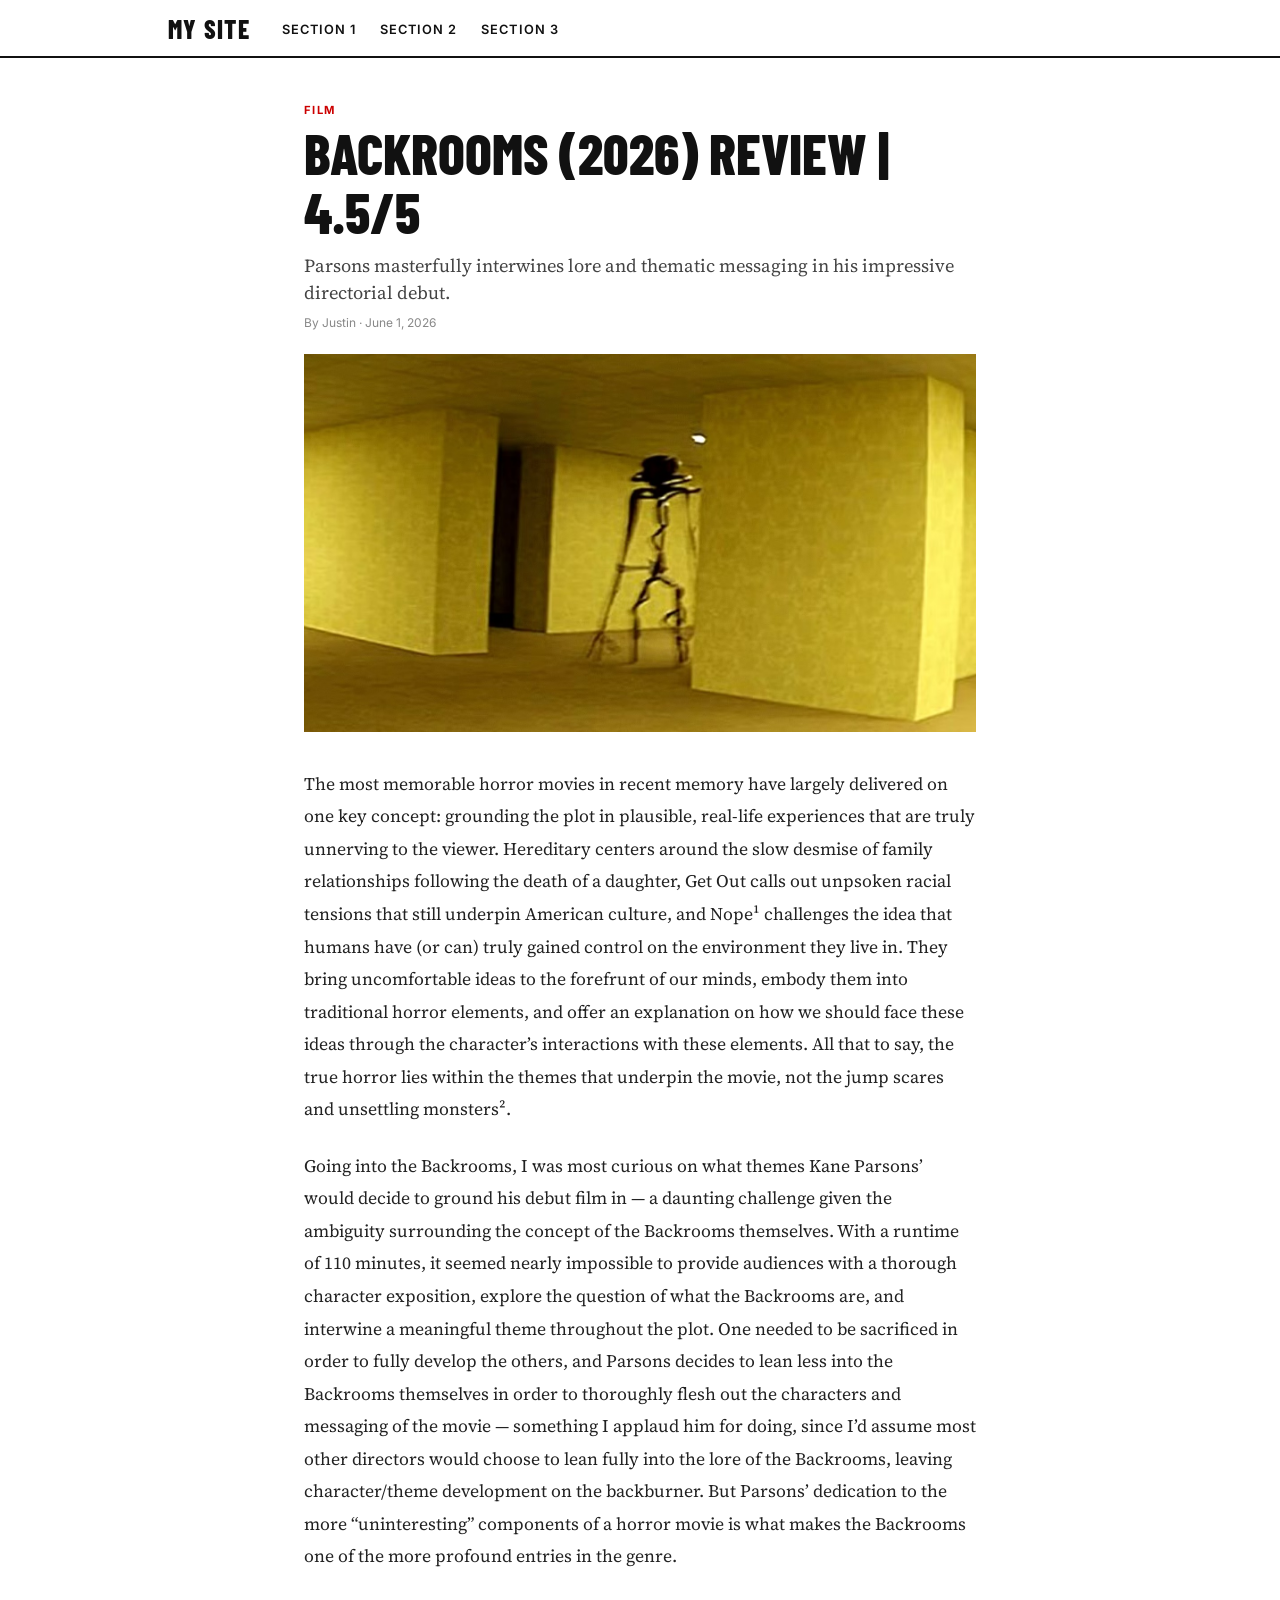
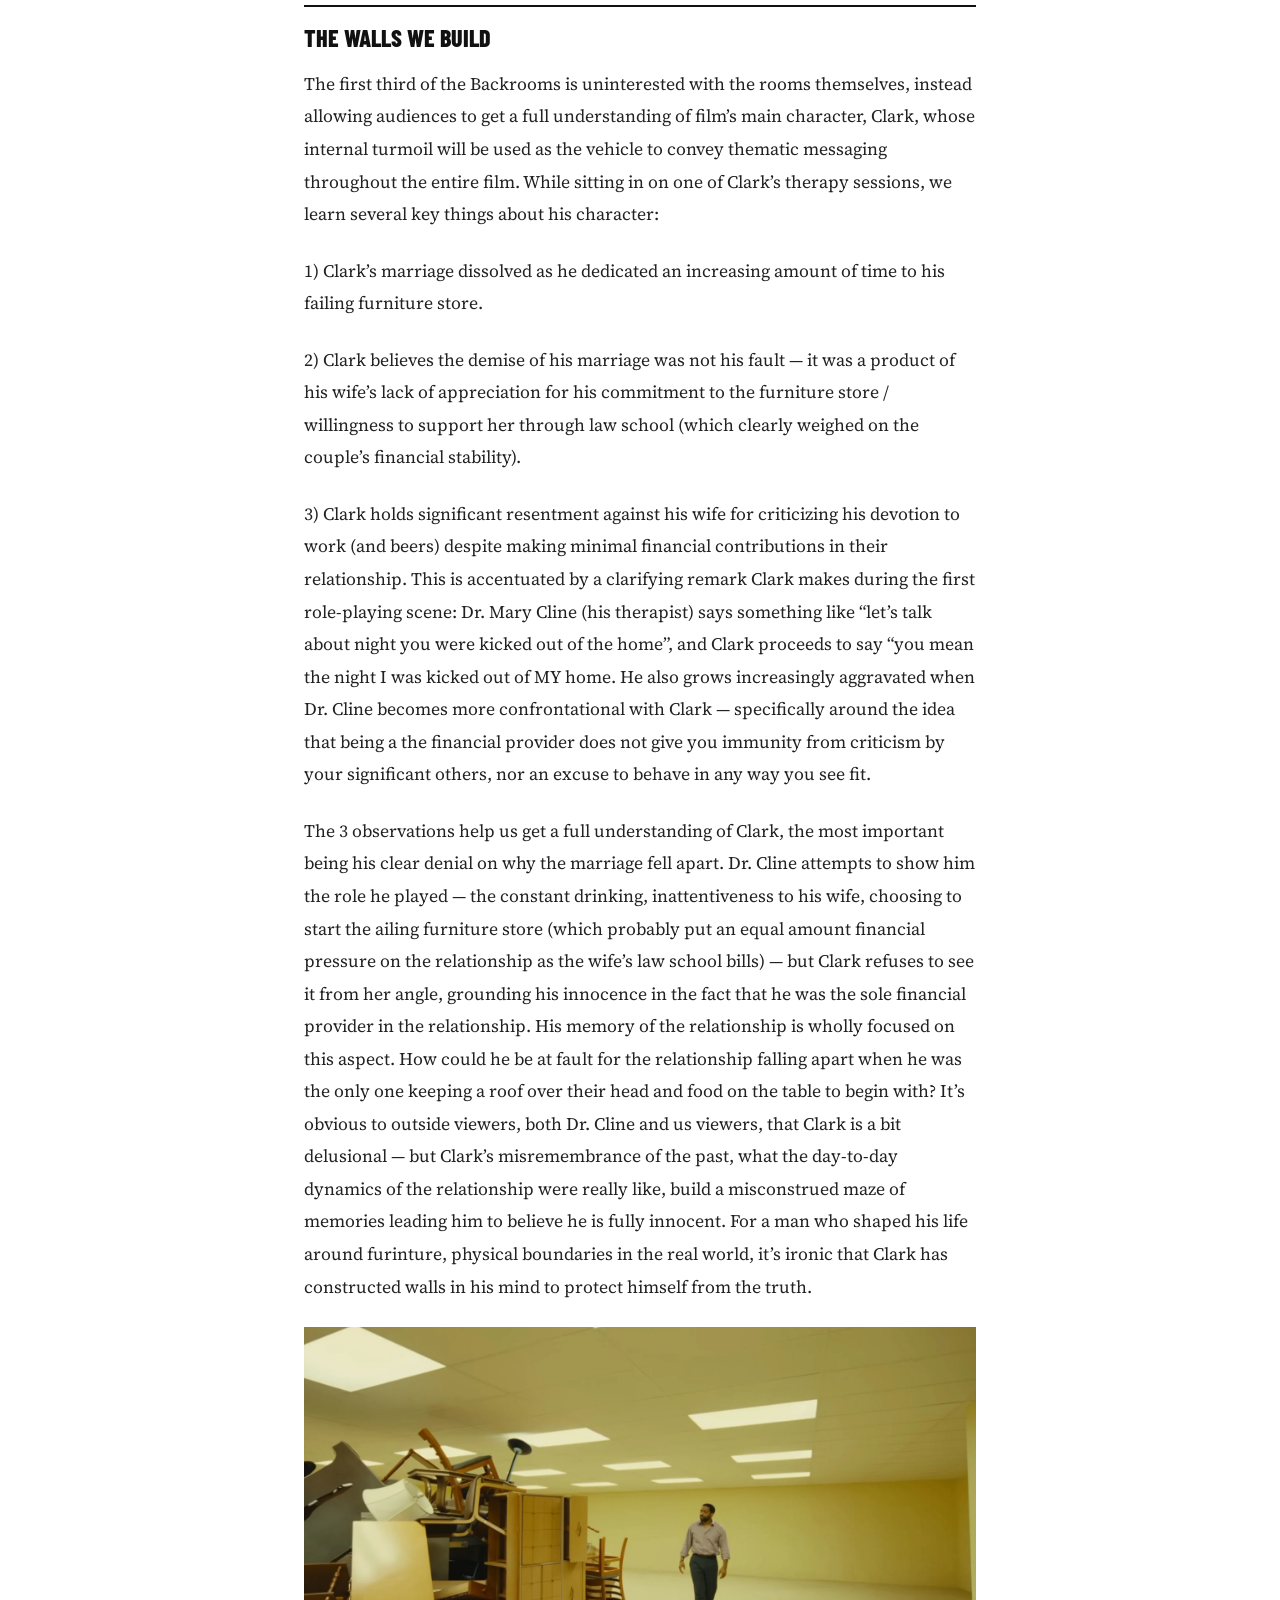
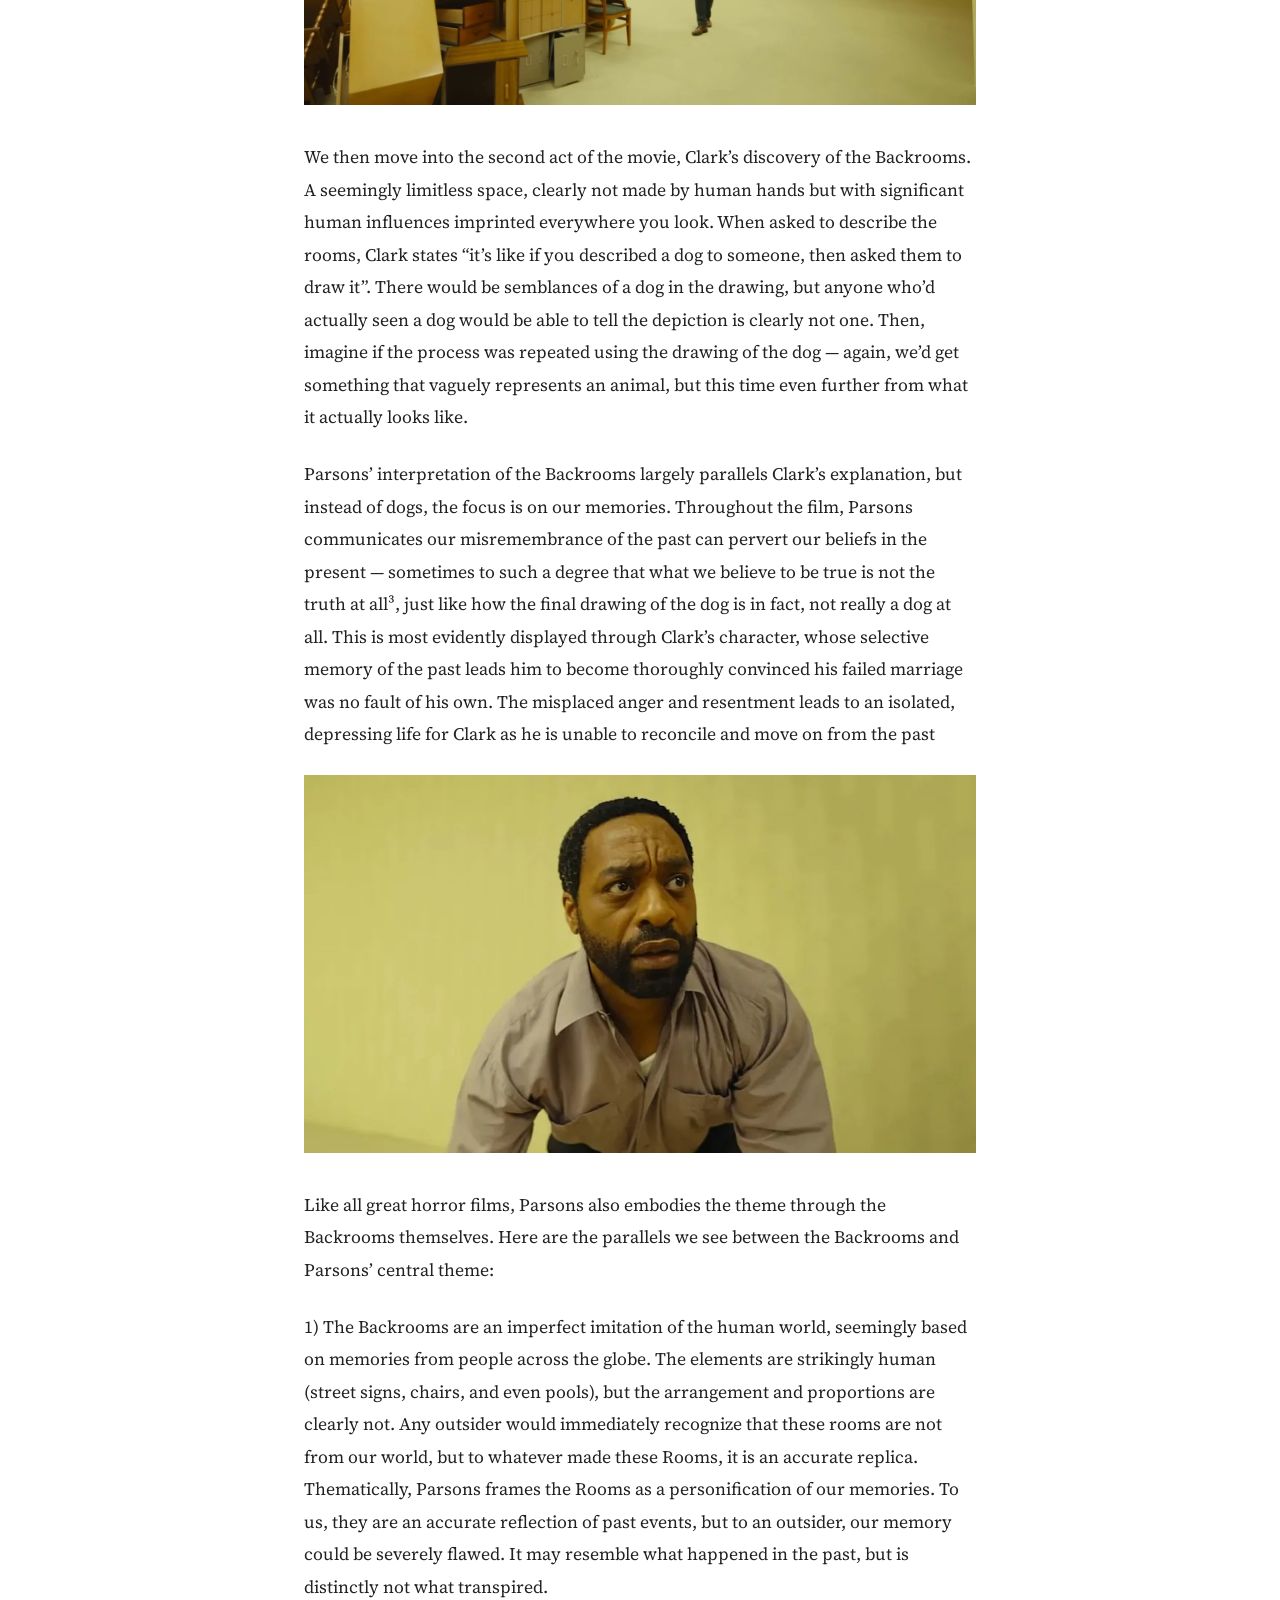
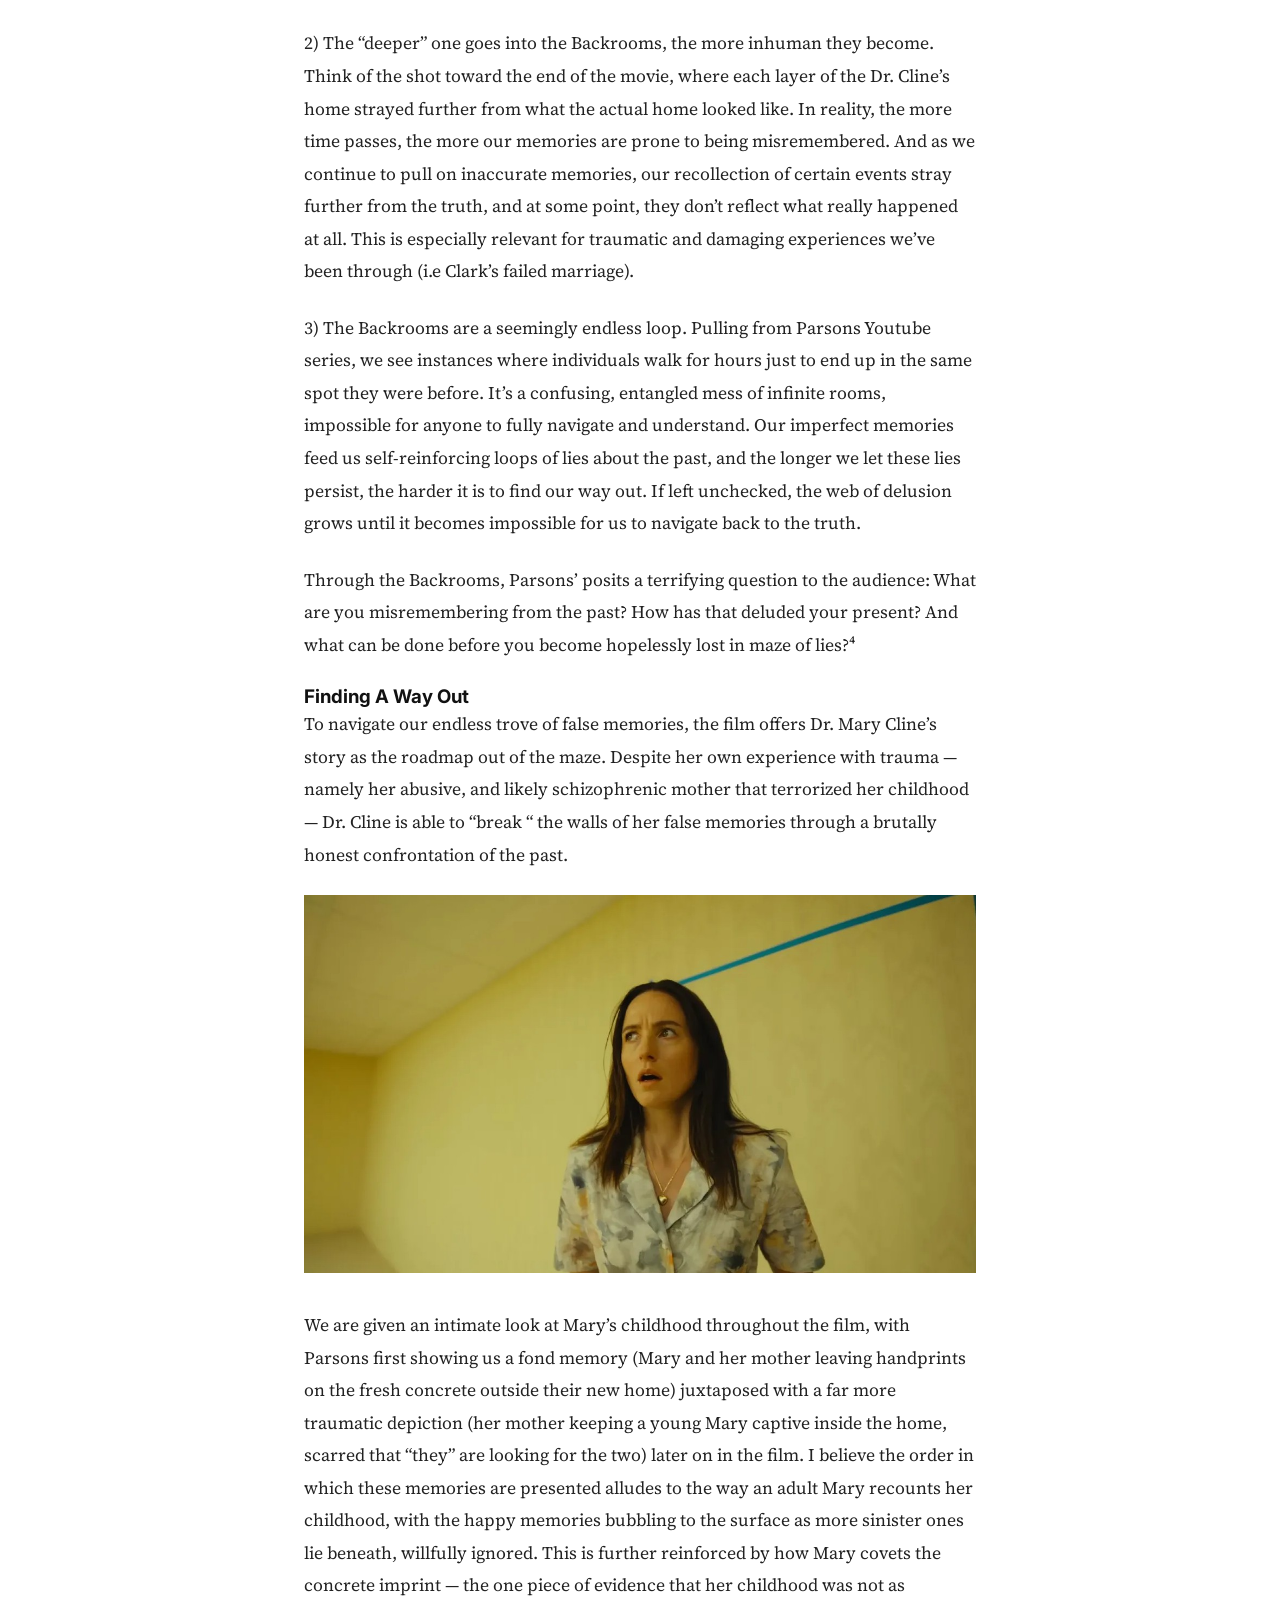
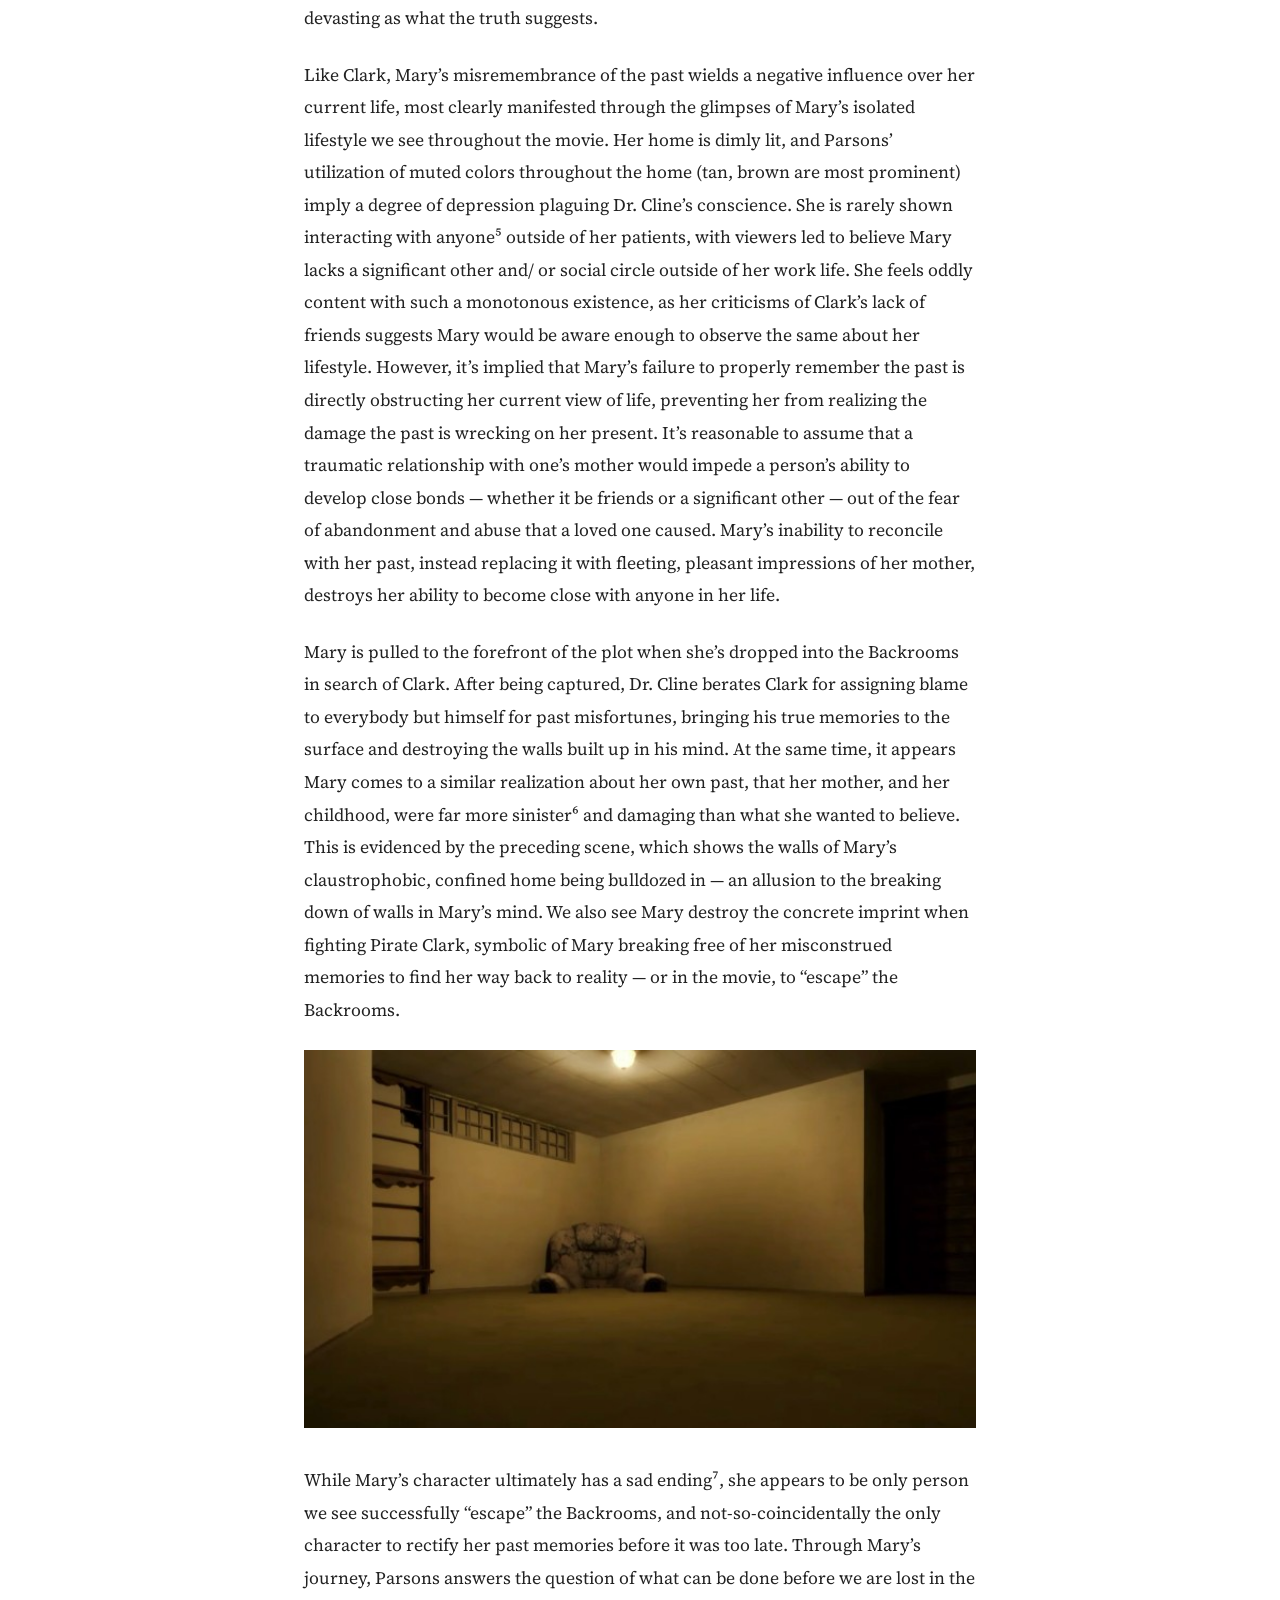
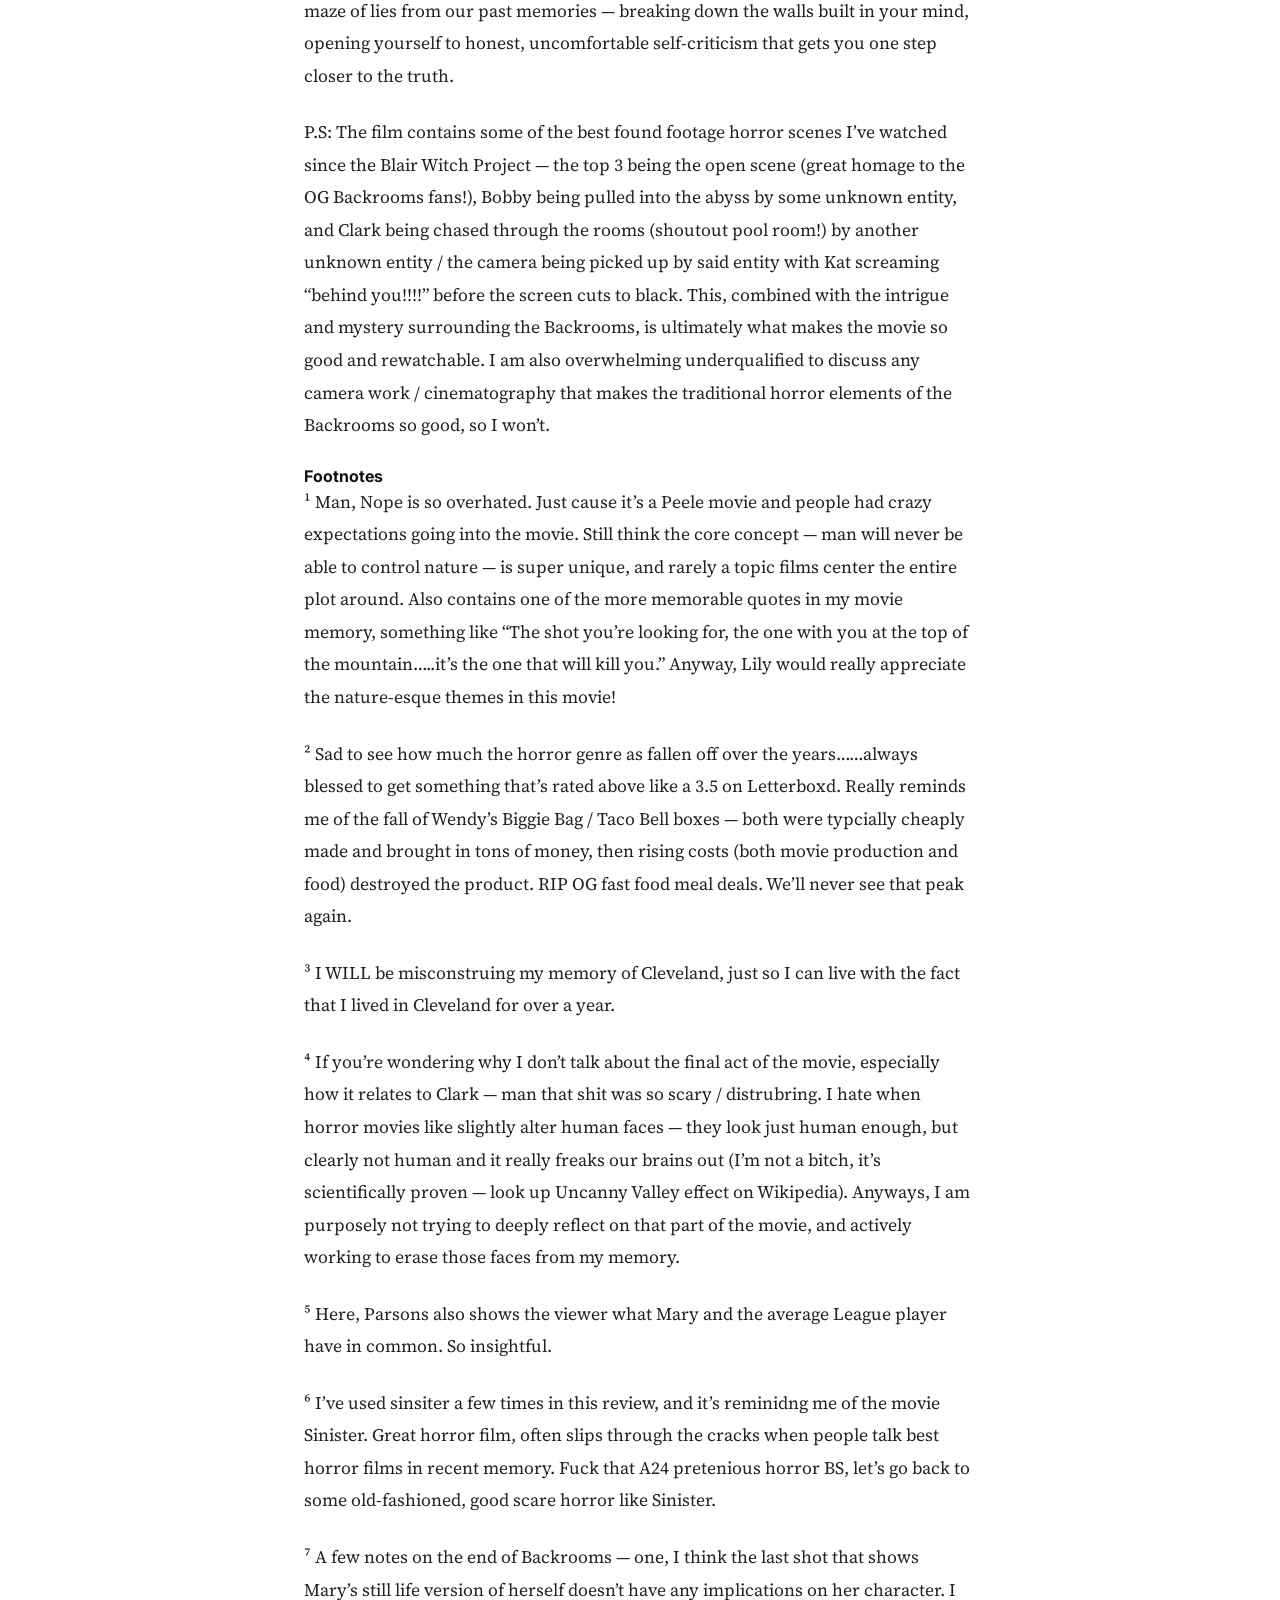
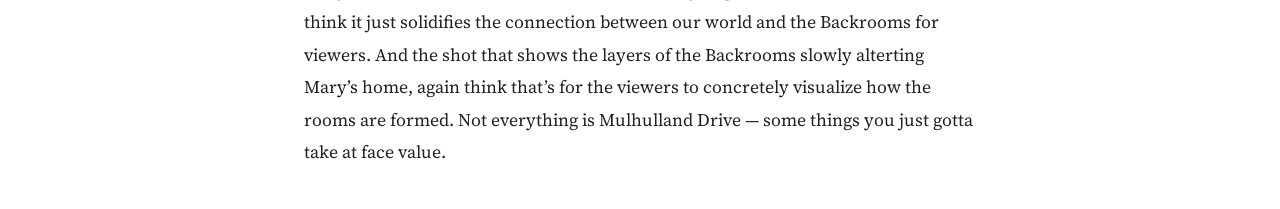
<file: backrooms.html>
<!DOCTYPE html>
<html lang="en">
<head>
  <meta charset="UTF-8">
  <meta name="viewport" content="width=device-width, initial-scale=1.0">
  <title>Backrooms (2026) Review </title>
  <link rel="preconnect" href="https://fonts.googleapis.com">
  <link href="https://fonts.googleapis.com/css2?family=Barlow+Condensed:wght@700;800&family=Inter:wght@400;600&family=Source+Serif+4:ital@0;1&display=swap" rel="stylesheet">
  <link rel="stylesheet" href="style.css">
</head>
<body>

  <nav class="site-nav">
    <div class="nav-inner">
      <a class="wordmark" href="/">MY SITE</a>
      <ul class="nav-links">
        <li><a href="#">Section 1</a></li>
        <li><a href="#">Section 2</a></li>
        <li><a href="#">Section 3</a></li>
      </ul>
    </div>
  </nav>

  <article class="article-wrapper">

    <div class="article-header">
      <span class="eyebrow">Film</span>
      <h1 class="article-headline">Backrooms (2026) Review | 4.5/5</h1>
      <p class="article-dek">Parsons masterfully interwines lore and thematic messaging in his impressive directorial debut.</p>
      <span class="byline">By Justin · June 1, 2026</span>
    </div>

    <img class="article-hero-img" src="backroomsmonster.jpg" alt="Backrooms entity">

    <div class="article-body">
      <p>The most memorable horror movies in recent memory have largely delivered on one key concept: grounding the plot in plausible, real-life experiences that are truly unnerving to the viewer. Hereditary centers around the slow desmise of family relationships following the death of a daughter, Get Out calls out unpsoken racial tensions that still underpin American culture, and Nope¹ challenges the idea that humans have (or can) truly gained control on the environment they live in. They bring uncomfortable ideas to the forefrunt of our minds, embody them into traditional horror elements, and offer an explanation on how we should face these ideas through the character’s interactions with these elements. All that to say, the true horror lies within the themes that underpin the movie, not the jump scares and unsettling monsters².</p>

      <p>Going into the Backrooms, I was most curious on what themes Kane Parsons’ would decide to ground his debut film in — a daunting challenge given the ambiguity surrounding the concept of the Backrooms themselves. With a runtime of 110 minutes, it seemed nearly impossible to provide audiences with a thorough character exposition, explore the question of what the Backrooms are, and interwine a meaningful theme throughout the plot. One needed to be sacrificed in order to fully develop the others, and Parsons decides to lean less into the Backrooms themselves in order to thoroughly flesh out the characters and messaging of the movie — something I applaud him for doing, since I’d assume most other directors would choose to lean fully into the lore of the Backrooms, leaving character/theme development on the backburner. But Parsons’ dedication to the more “uninteresting” components of a horror movie is what makes the Backrooms one of the more profound entries in the genre.</p>

      <h2>The Walls We Build</h2>

      <p>The first third of the Backrooms is uninterested with the rooms themselves, instead allowing audiences to get a full understanding of film’s main character, Clark, whose internal turmoil will be used as the vehicle to convey thematic messaging throughout the entire film. While sitting in on one of Clark’s therapy sessions, we learn several key things about his character: 
        
      <p>1) Clark’s marriage dissolved as he dedicated an increasing amount of time to his failing furniture store.</p> 
        
      <p>2) Clark believes the demise of his marriage was not his fault — it was a product of his wife’s lack of appreciation for his commitment to the furniture store / willingness to support her through law school (which clearly weighed on the couple’s financial stability). </p>
        
       <p>3) Clark holds significant resentment against his wife for criticizing his devotion to work (and beers) despite making minimal financial contributions in their relationship. This is accentuated by a clarifying remark Clark makes during the first role-playing scene: Dr. Mary Cline (his therapist) says something like “let’s talk about night you were kicked out of the home”, and Clark proceeds to say “you mean the night I was kicked out of MY home. He also grows increasingly aggravated when Dr. Cline becomes more confrontational with Clark — specifically around the idea that being a the financial provider does not give you immunity from criticism by your significant others, nor an excuse to behave in any way you see fit.</p>
        
      <p>The 3 observations help us get a full understanding of Clark, the most important being his clear denial on why the marriage fell apart. Dr. Cline attempts to show him the role he played — the constant drinking, inattentiveness to his wife, choosing to start the ailing furniture store (which probably put an equal amount financial pressure on the relationship as the wife’s law school bills) — but Clark refuses to see it from her angle, grounding his innocence in the fact that he was the sole financial provider in the relationship. His memory of the relationship is wholly focused on this aspect. How could he be at fault for the relationship falling apart when he was the only one keeping a roof over their head and food on the table to begin with? It’s obvious to outside viewers, both Dr. Cline and us viewers, that Clark is a bit delusional — but Clark’s misremembrance of the past, what the day-to-day dynamics of the relationship were really like, build a misconstrued maze of memories leading him to believe he is fully innocent. For a man who shaped his life around furinture, physical boundaries in the real world, it’s ironic that Clark has constructed walls in his mind to protect himself from the truth.</p>

      <img class="article-hero-img" src="clarkchair.jpg" alt="clarkchairs">
      
      <p>We then move into the second act of the movie, Clark’s discovery of the Backrooms. A seemingly limitless space, clearly not made by human hands but with significant human influences imprinted everywhere you look. When asked to describe the rooms, Clark states “it’s like if you described a dog to someone, then asked them to draw it”. There would be semblances of a dog in the drawing, but anyone who’d actually seen a dog would be able to tell the depiction is clearly not one. Then, imagine if the process was repeated using the drawing of the dog — again, we’d get something that vaguely represents an animal, but this time even further from what it actually looks like.</p> 
        
      <p>Parsons’ interpretation of the Backrooms largely parallels Clark’s explanation, but instead of dogs, the focus is on our memories. Throughout the film, Parsons communicates our misremembrance of the past can pervert our beliefs in the present — sometimes to such a degree that what we believe to be true is not the truth at all³, just like how the final drawing of the dog is in fact, not really a dog at all. This is most evidently displayed through Clark’s character, whose selective memory of the past leads him to become thoroughly convinced his failed marriage was no fault of his own. The misplaced anger and resentment leads to an isolated, depressing life for Clark as he is unable to reconcile and move on from the past</p>

      <img class="article-hero-img" src="Clark.jpg" alt="clark">
      
      <p>Like all great horror films, Parsons also embodies the theme through the Backrooms themselves. Here are the parallels we see between the Backrooms and Parsons’ central theme:<p>
      
      <p>1) The Backrooms are an imperfect imitation of the human world, seemingly based on memories from people across the globe. The elements are strikingly human (street signs, chairs, and even pools), but the arrangement and proportions are clearly not. Any outsider would immediately recognize that these rooms are not from our world, but to whatever made these Rooms, it is an accurate replica. Thematically, Parsons frames the Rooms as a personification of our memories. To us, they are an accurate reflection of past events, but to an outsider, our memory could be severely flawed. It may resemble what happened in the past, but is distinctly not what transpired.<p>

      <p>2) The “deeper” one goes into the Backrooms, the more inhuman they become. Think of the shot toward the end of the movie, where each layer of the Dr. Cline’s home strayed further from what the actual home looked like. In reality, the more time passes, the more our memories are prone to being misremembered. And as we continue to pull on inaccurate memories, our recollection of certain events stray further from the truth, and at some point, they don’t reflect what really happened at all. This is especially relevant for traumatic and damaging experiences we’ve been through (i.e Clark’s failed marriage).<p>

      <p>3) The Backrooms are a seemingly endless loop. Pulling from Parsons Youtube series, we see instances where individuals walk for hours just to end up in the same spot they were before. It’s a confusing, entangled mess of infinite rooms, impossible for anyone to fully navigate and understand. Our imperfect memories feed us self-reinforcing loops of lies about the past, and the longer we let these lies persist, the harder it is to find our way out. If left unchecked, the web of delusion grows until it becomes impossible for us to navigate back to the truth.<p>

      <p>Through the Backrooms, Parsons’ posits a terrifying question to the audience: What are you misremembering from the past? How has that deluded your present? And what can be done before you become hopelessly lost in maze of lies?⁴<p>

      <h3>Finding A Way Out</h3>
        
      <p>To navigate our endless trove of false memories, the film offers Dr. Mary Cline’s story as the roadmap out of the maze. Despite her own experience with trauma — namely her abusive, and likely schizophrenic mother that terrorized her childhood — Dr. Cline is able to “break “ the walls of her false memories through a brutally honest confrontation of the past.</p>

      <img class="article-hero-img" src="Mary.jpg" alt="mary">
      
      <p>We are given an intimate look at Mary’s childhood throughout the film, with Parsons first showing us a fond memory (Mary and her mother leaving handprints on the fresh concrete outside their new home) juxtaposed with a far more traumatic depiction (her mother keeping a young Mary captive inside the home, scarred that “they” are looking for the two) later on in the film. I believe the order in which these memories are presented alludes to the way an adult Mary recounts her childhood, with the happy memories bubbling to the surface as more sinister ones lie beneath, willfully ignored. This is further reinforced by how Mary covets the concrete imprint — the one piece of evidence that her childhood was not as devasting as what the truth suggests.</p>
    
      <p>Like Clark, Mary’s misremembrance of the past wields a negative influence over her current life, most clearly manifested through the glimpses of Mary’s isolated lifestyle we see throughout the movie. Her home is dimly lit, and Parsons’ utilization of muted colors throughout the home (tan, brown are most prominent) imply a degree of depression plaguing Dr. Cline’s conscience. She is rarely shown interacting with anyone⁵ outside of her patients, with viewers led to believe Mary lacks a significant other and/ or social circle outside of her work life. She feels oddly content with such a monotonous existence, as her criticisms of Clark’s lack of friends suggests Mary would be aware enough to observe the same about her lifestyle. However, it’s implied that Mary’s failure to properly remember the past is directly obstructing her current view of life, preventing her from realizing the damage the past is wrecking on her present. It’s reasonable to assume that a traumatic relationship with one’s mother would impede a person’s ability to develop close bonds — whether it be friends or a significant other — out of the fear of abandonment and abuse that a loved one caused. Mary’s inability to reconcile with her past, instead replacing it with fleeting, pleasant impressions of her mother, destroys her ability to become close with anyone in her life.</p>
    
      <p>Mary is pulled to the forefront of the plot when she’s dropped into the Backrooms in search of Clark. After being captured, Dr. Cline berates Clark for assigning blame to everybody but himself for past misfortunes, bringing his true memories to the surface and destroying the walls built up in his mind. At the same time, it appears Mary comes to a similar realization about her own past, that her mother, and her childhood, were far more sinister⁶ and damaging than what she wanted to believe. This is evidenced by the preceding scene, which shows the walls of Mary’s claustrophobic, confined home being bulldozed in — an allusion to the breaking down of walls in Mary’s mind. We also see Mary destroy the concrete imprint when fighting Pirate Clark, symbolic of Mary breaking free of her misconstrued memories to find her way back to reality — or in the movie, to “escape” the Backrooms.</p>

      <img class="article-hero-img" src="Couch.jpg" alt="couch">
      
      <p>While Mary’s character ultimately has a sad ending⁷, she appears to be only person we see successfully “escape” the Backrooms, and not-so-coincidentally the only character to rectify her past memories before it was too late. Through Mary’s journey, Parsons answers the question of what can be done before we are lost in the maze of lies from our past memories — breaking down the walls built in your mind, opening yourself to honest, uncomfortable self-criticism that gets you one step closer to the truth.</p>

      <p>P.S: The film contains some of the best found footage horror scenes I’ve watched since the Blair Witch Project — the top 3 being the open scene (great homage to the OG Backrooms fans!), Bobby being pulled into the abyss by some unknown entity, and Clark being chased through the rooms (shoutout pool room!) by another unknown entity / the camera being picked up by said entity with Kat screaming “behind you!!!!” before the screen cuts to black. This, combined with the intrigue and mystery surrounding the Backrooms, is ultimately what makes the movie so good and rewatchable. I am also overwhelming underqualified to discuss any camera work / cinematography that makes the traditional horror elements of the Backrooms so good, so I won’t.</p>

      <h4>Footnotes</h4>    
      
      <p>¹ Man, Nope is so overhated. Just cause it’s a Peele movie and people had crazy expectations going into the movie. Still think the core concept — man will never be able to control nature — is super unique, and rarely a topic films center the entire plot around. Also contains one of the more memorable quotes in my movie memory, something like “The shot you’re looking for, the one with you at the top of the mountain…..it’s the one that will kill you.” Anyway, Lily would really appreciate the nature-esque themes in this movie!</p>
    
      <p>² Sad to see how much the horror genre as fallen off over the years……always blessed to get something that’s rated above like a 3.5 on Letterboxd. Really reminds me of the fall of Wendy’s Biggie Bag / Taco Bell boxes — both were typcially cheaply made and brought in tons of money, then rising costs (both movie production and food) destroyed the product. RIP OG fast food meal deals. We’ll never see that peak again.</p>    
    
      <p>³ I WILL be misconstruing my memory of Cleveland, just so I can live with the fact that I lived in Cleveland for over a year.<p>    
     
      <p>⁴ If you’re wondering why I don’t talk about the final act of the movie, especially how it relates to Clark — man that shit was so scary / distrubring. I hate when horror movies like slightly alter human faces — they look just human enough, but clearly not human and it really freaks our brains out (I’m not a bitch, it’s scientifically proven — look up Uncanny Valley effect on Wikipedia). Anyways, I am purposely not trying to deeply reflect on that part of the movie, and actively working to erase those faces from my memory.</p>
    
      <p>⁵ Here, Parsons also shows the viewer what Mary and the average League player have in common. So insightful.</p>

      <p>⁶ I’ve used sinsiter a few times in this review, and it’s reminidng me of the movie Sinister. Great horror film, often slips through the cracks when people talk best horror films in recent memory. Fuck that A24 pretenious horror BS, let’s go back to some old-fashioned, good scare horror like Sinister.</p>

      <p>⁷ A few notes on the end of Backrooms — one, I think the last shot that shows Mary’s still life version of herself doesn’t have any implications on her character. I think it just solidifies the connection between our world and the Backrooms for viewers. And the shot that shows the layers of the Backrooms slowly alterting Mary’s home, again think that’s for the viewers to concretely visualize how the rooms are formed. Not everything is Mulhulland Drive — some things you just gotta take at face value.</p>
    
    </div>

  </article>

</body>
</html>
</file>
<file: style.css>
*, *::before, *::after { box-sizing: border-box; margin: 0; padding: 0; }

body {
  font-family: 'Inter', sans-serif;
  background: #fff;
  color: #111;
}

/* NAV */
.site-nav {
  border-bottom: 2px solid #111;
  padding: 0 1.5rem;
}
.nav-inner {
  max-width: 1200px;
  margin: 0;
  padding-left: 1.5in;
  display: flex;
  align-items: center;
  gap: 2rem;
  height: 56px;
}
.wordmark {
  font-family: 'Barlow Condensed', sans-serif;
  font-size: 1.6rem;
  font-weight: 800;
  letter-spacing: 0.05em;
  text-transform: uppercase;
  text-decoration: none;
  color: #111;
}
.nav-links {
  display: flex;
  gap: 1.5rem;
  list-style: none;
}
.nav-links a {
  font-size: 0.8rem;
  font-weight: 600;
  text-transform: uppercase;
  letter-spacing: 0.08em;
  text-decoration: none;
  color: #111;
}

/* HERO */
.content-wrapper {
  max-width: 1200px;
  margin: 2rem 0;
  padding-left: 1.5in;
  padding-right: 1.5rem;
}
.hero img {
  width: 100%;
  aspect-ratio: 16/9;
  object-fit: cover;
  border-radius: 12px;
}
.hero-text {
  padding: 1.25rem 0 2rem;
}
.hero-text h1 {
  font-family: 'Barlow Condensed', sans-serif;
  font-size: clamp(2rem, 5vw, 3.5rem);
  font-weight: 800;
  line-height: 1.05;
  text-transform: uppercase;
  margin: 0.3rem 0 0.5rem;
}
.eyebrow {
  font-size: 0.7rem;
  font-weight: 700;
  text-transform: uppercase;
  letter-spacing: 0.12em;
  color: #cc0000;
}
.dek {
  font-family: 'Source Serif 4', serif;
  font-size: 1.1rem;
  color: #444;
  margin-top: 0.5rem;
}
.byline {
  font-size: 0.75rem;
  color: #888;
  display: block;
  margin-top: 0.5rem;
}

/* SECTION */
.section-block {
  margin-top: 2rem;
}
.section-label {
  font-size: 0.7rem;
  font-weight: 700;
  text-transform: uppercase;
  letter-spacing: 0.12em;
  padding-bottom: 0.5rem;
  border-bottom: 2px solid #111;
  margin-bottom: 1.25rem;
}

/* CARD GRID */
.card-grid {
  display: grid;
  grid-template-columns: repeat(3, 1fr);
  gap: 1.5rem;
}
.card img {
  width: 100%;
  aspect-ratio: 16/9;
  object-fit: cover;
}
.card h3 {
  font-family: 'Barlow Condensed', sans-serif;
  font-size: 1.2rem;
  font-weight: 700;
  text-transform: uppercase;
  margin-top: 0.5rem;
  line-height: 1.1;
}
.card .eyebrow {
  display: block;
  margin-top: 0.6rem;
}

/* MOBILE */
@media (max-width: 768px) {
  .card-grid { grid-template-columns: 1fr; }
}

/* ARTICLE PAGE */
.article-wrapper {
  max-width: 720px;
  margin: 2.5rem auto;
  padding: 0 1.5rem;
}
.article-header {
  margin-bottom: 1.5rem;
}
.article-headline {
  font-family: 'Barlow Condensed', sans-serif;
  font-size: clamp(2rem, 6vw, 3.5rem);
  font-weight: 800;
  text-transform: uppercase;
  line-height: 1.05;
  margin: 0.4rem 0 0.6rem;
}
.article-dek {
  font-family: 'Source Serif 4', serif;
  font-size: 1.15rem;
  color: #444;
  line-height: 1.5;
  margin-bottom: 0.5rem;
}
.article-hero-img {
  width: 100%;
  aspect-ratio: 16/9;
  object-fit: cover;
  margin-bottom: 2rem;
}
.article-body p {
  font-family: 'Source Serif 4', serif;
  font-size: 1.1rem;
  line-height: 1.85;
  color: #222;
  margin-bottom: 1.5rem;
}
.article-body h2 {
  font-family: 'Barlow Condensed', sans-serif;
  font-size: 1.5rem;
  font-weight: 800;
  text-transform: uppercase;
  border-top: 2px solid #111;
  padding-top: 1rem;
  margin: 2rem 0 1rem;
}

/* SLIDESHOW */
.slideshow {
  position: relative;
  width: 100%;
}
.slide {
  display: none;
}
.slide.active {
  display: block;
}
.slide img {
  width: 100%;
  aspect-ratio: 16/9;
  object-fit: cover;
  border-radius: 12px;
}
.slideshow-controls {
  display: flex;
  align-items: center;
  justify-content: center;
  gap: 1rem;
  margin-top: 1rem;
}
.prev-btn, .next-btn {
  background: none;
  border: 2px solid #111;
  font-size: 1.2rem;
  padding: 0.3rem 0.8rem;
  cursor: pointer;
}
.prev-btn:hover, .next-btn:hover {
  background: #111;
  color: #fff;
}
.dots {
  display: flex;
  gap: 0.5rem;
}
.dot {
  width: 8px;
  height: 8px;
  border-radius: 50%;
  background: #ccc;
  cursor: pointer;
}
.dot.active {
  background: #111;
}
</file>
